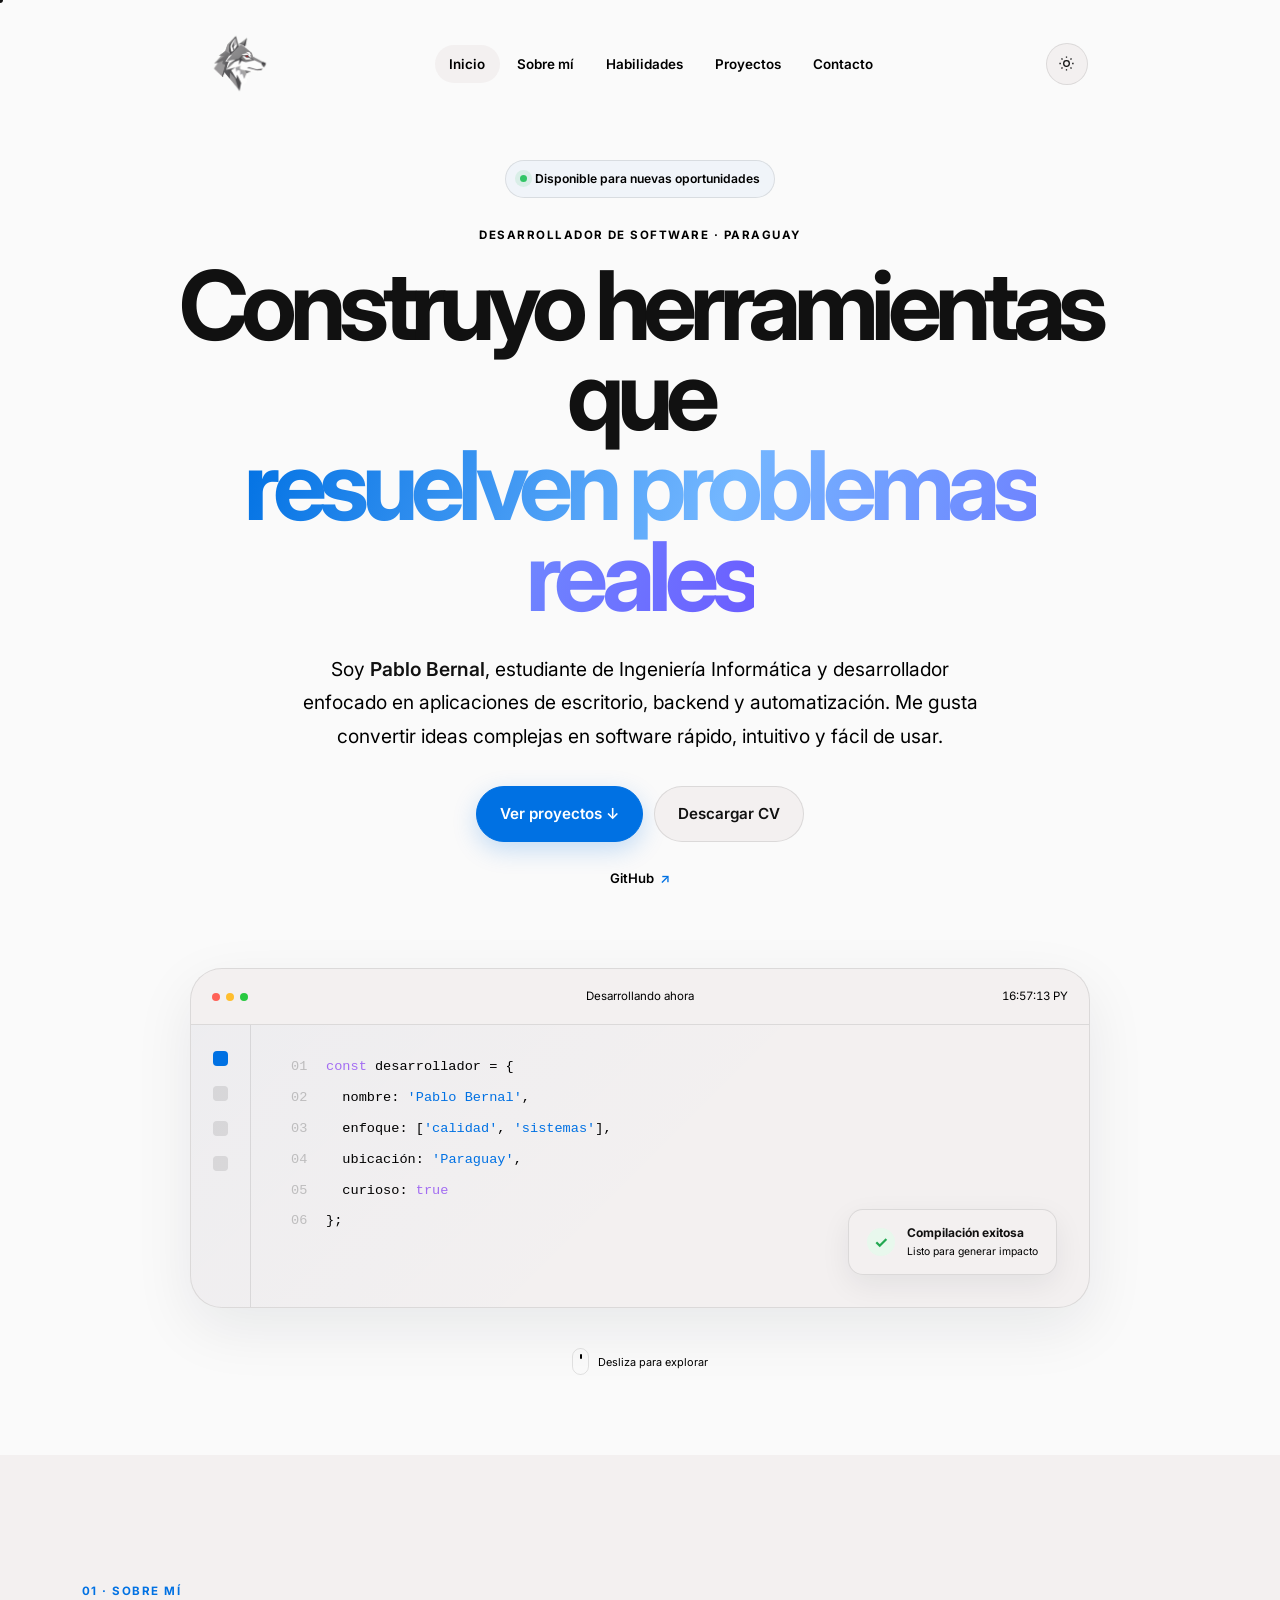
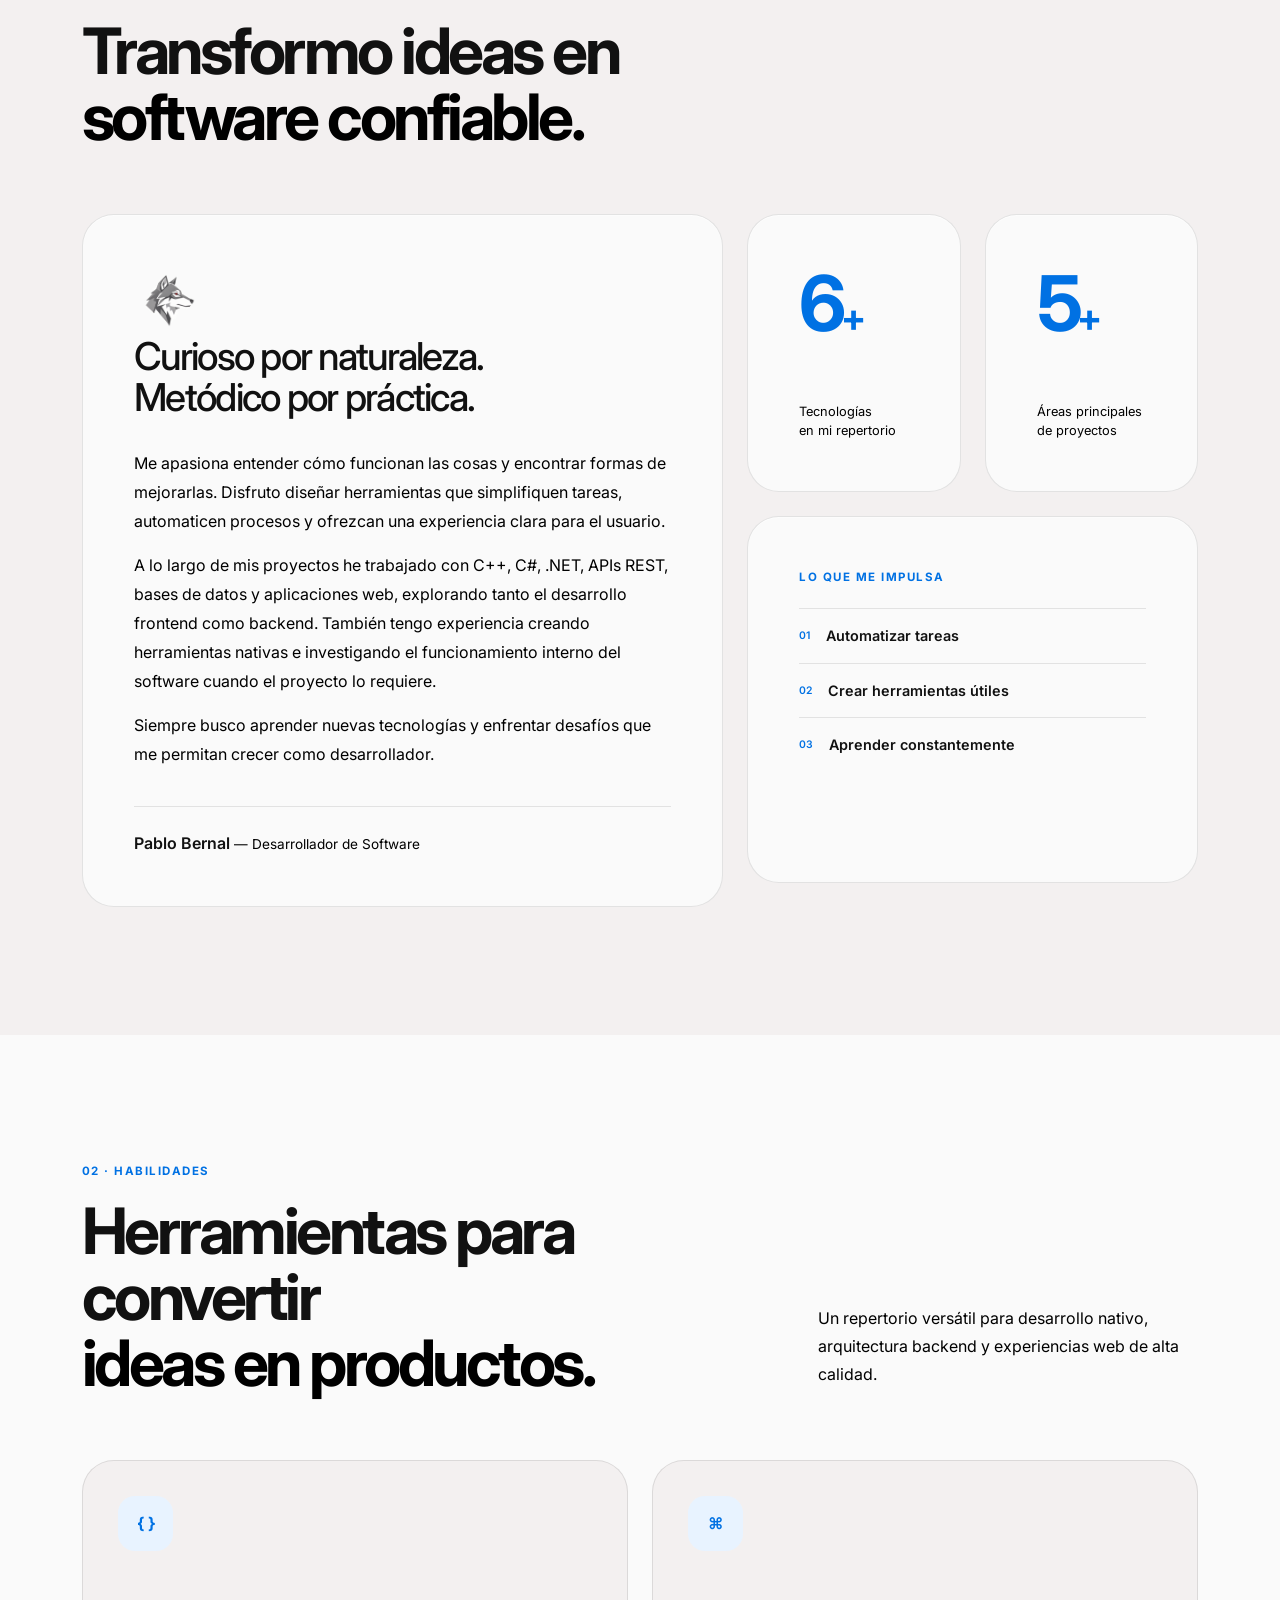
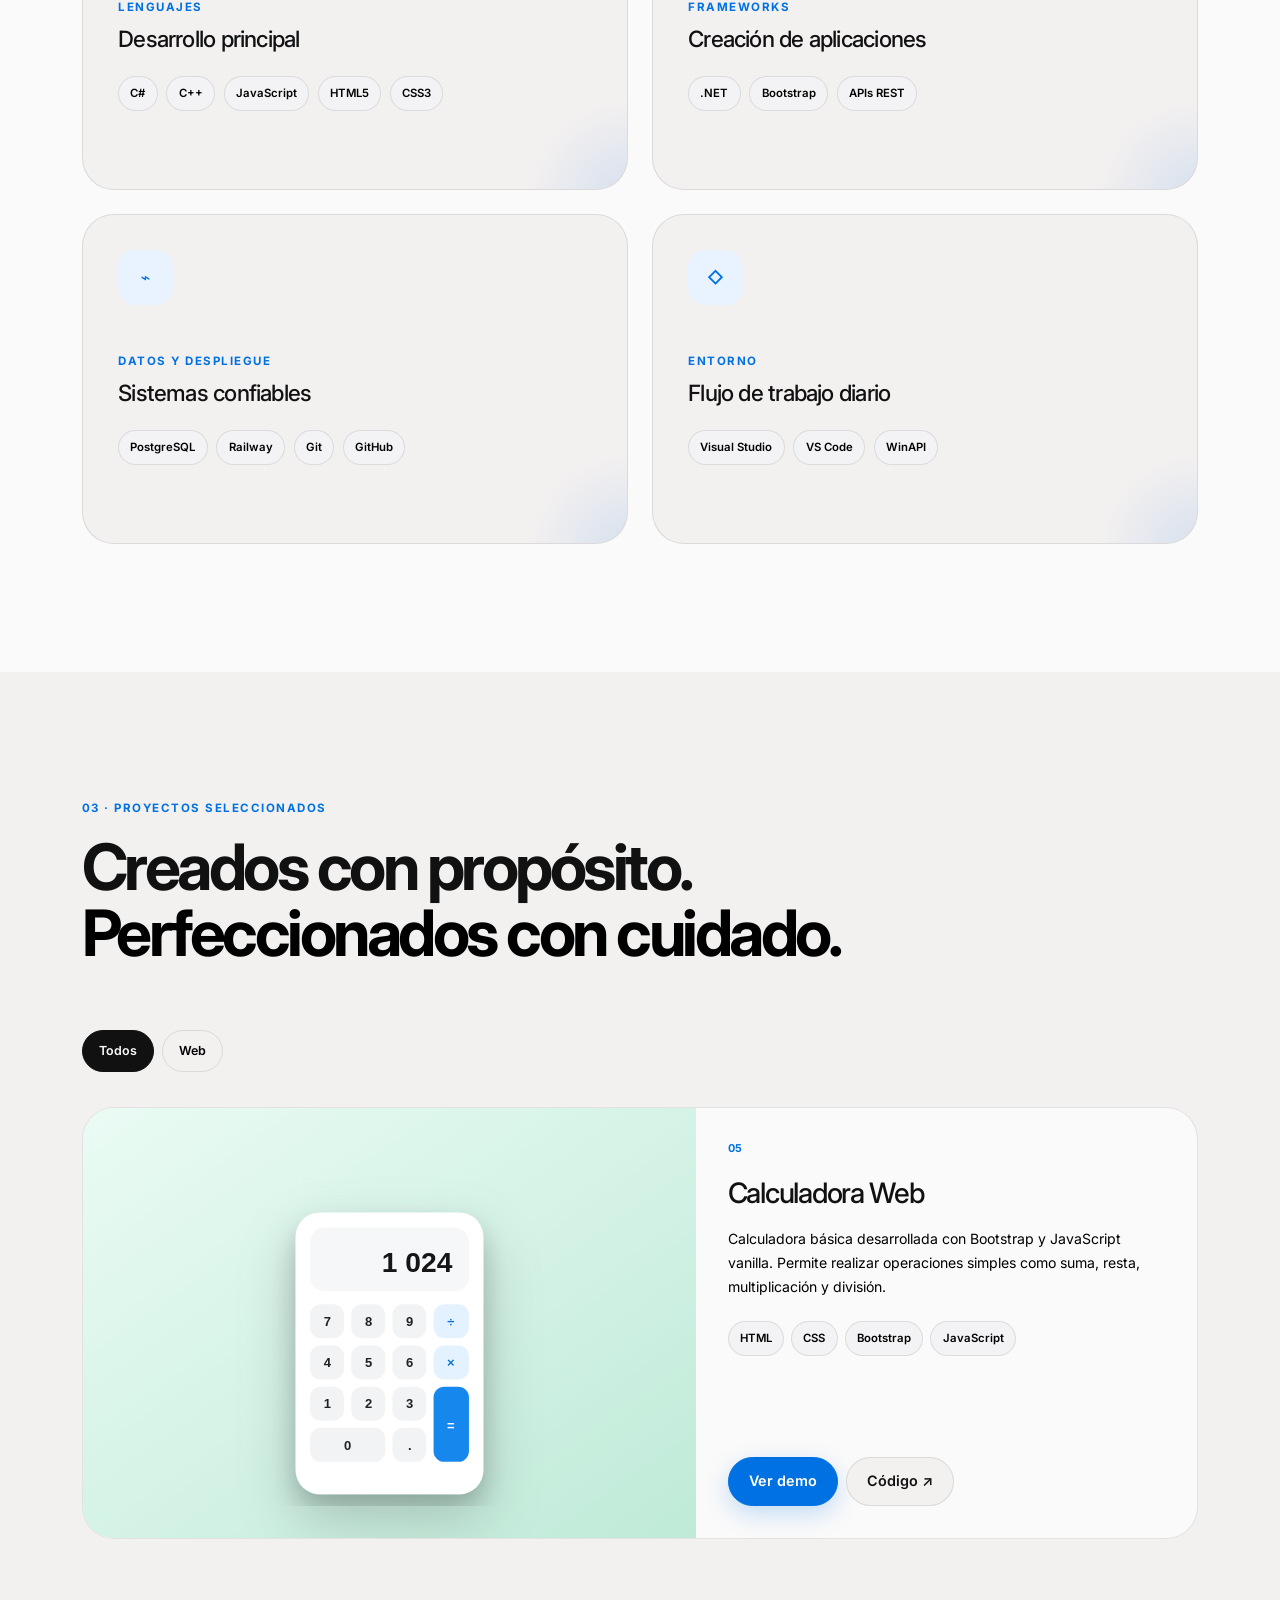
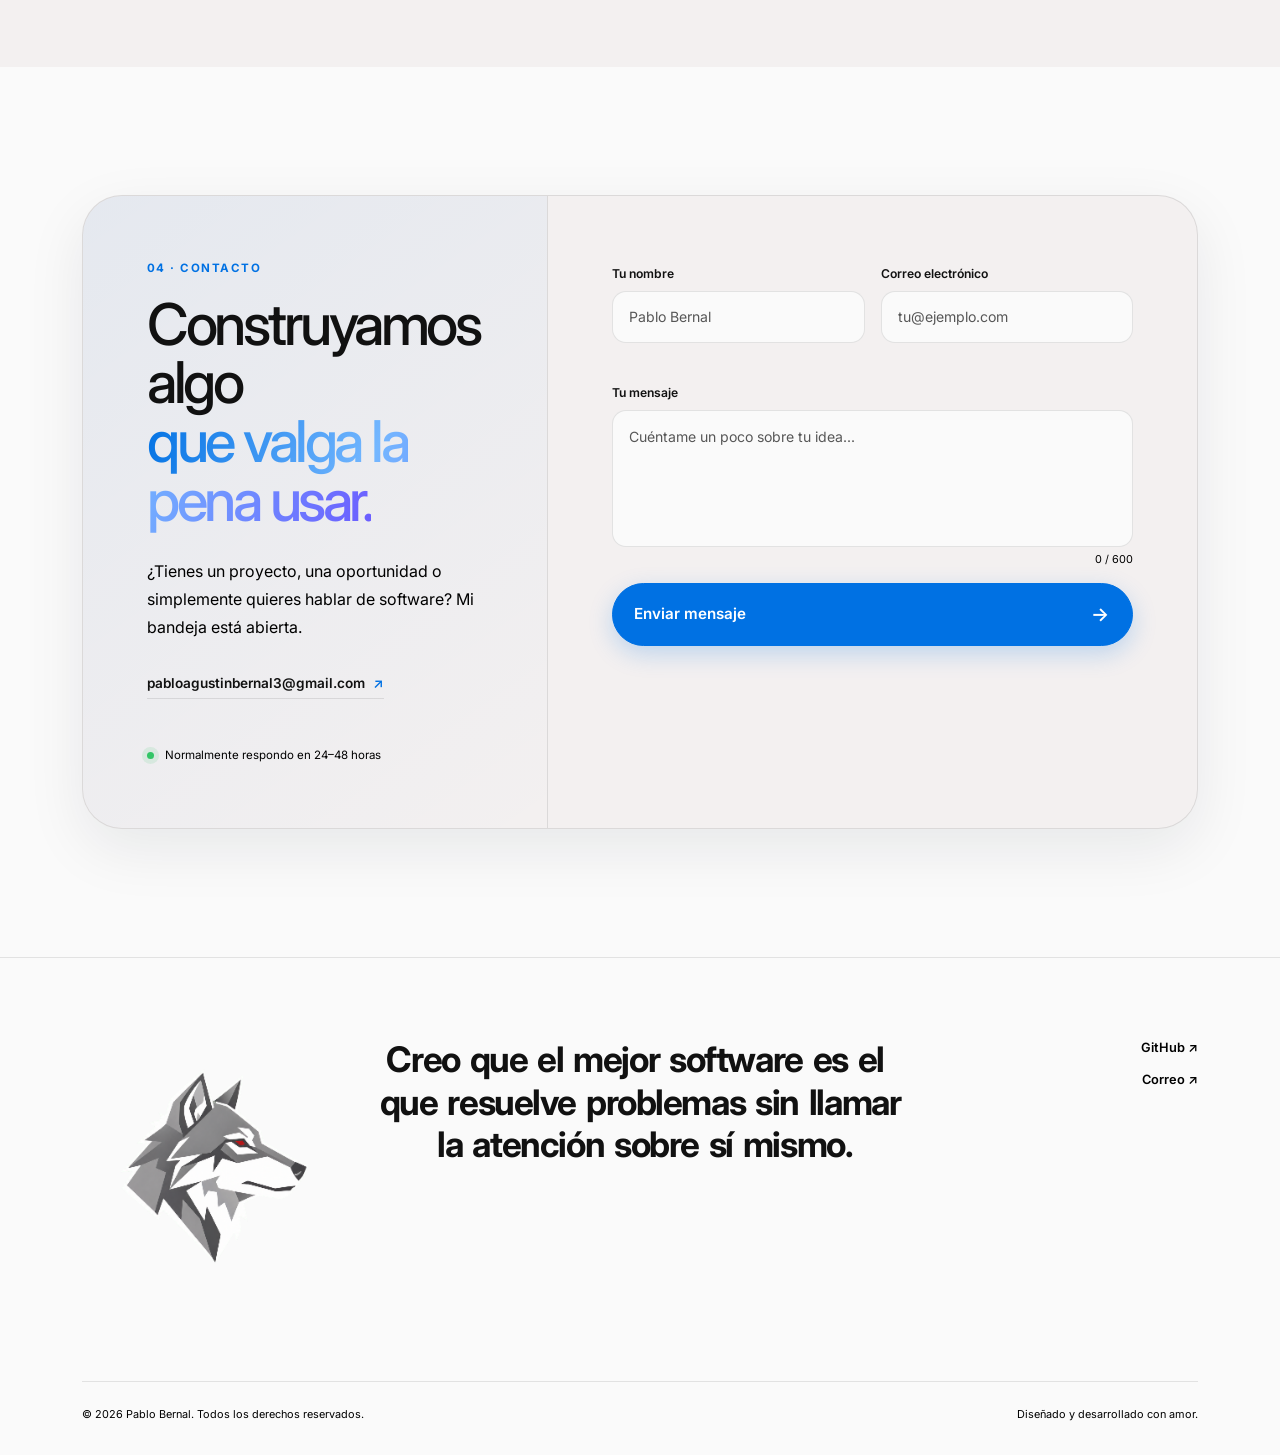
<file: index.html>
<!doctype html>
<html lang="es" data-theme="light">
<head>
  <meta charset="utf-8">
  <meta name="viewport" content="width=device-width, initial-scale=1">
  <meta name="description" content="Pablo Bernal — Desarrollador de Software y estudiante de Ingeniería Informática de Paraguay.">
  <meta name="theme-color" content="#fafafa">
  <title>Pablo Bernal — Desarrollador de Software</title>
  <link rel="preconnect" href="https://fonts.googleapis.com">
  <link rel="preconnect" href="https://fonts.gstatic.com" crossorigin>
  <link href="https://fonts.googleapis.com/css2?family=Inter:wght@400;500;600;700;800&display=swap" rel="stylesheet">
  <link href="https://cdn.jsdelivr.net/npm/bootstrap@5.3.3/dist/css/bootstrap.min.css" rel="stylesheet">
  <link rel="icon" href="assets/wolfminimalism.png" type="image/png">
  <link rel="stylesheet" href="css/variables.css">
  <link rel="stylesheet" href="css/base.css">
  <link rel="stylesheet" href="css/navbar.css">
  <link rel="stylesheet" href="css/hero.css">
  <link rel="stylesheet" href="css/about.css">
  <link rel="stylesheet" href="css/skills.css">
  <link rel="stylesheet" href="css/projects.css">
  <link rel="stylesheet" href="css/contact.css">
  <link rel="stylesheet" href="css/footer.css">
  <link rel="stylesheet" href="css/animations.css">
  <link rel="stylesheet" href="css/cursor.css">
  <link rel="stylesheet" href="css/responsive.css">
</head>
<body>
 <div class="page-loader" id="pageLoader" aria-hidden="true">

    <div class="loader-mark">

        <img src="assets/wolfminimalism.png" alt="Pablo Bernal" class="loader-logo">

    </div>

</div>
  <div class="cursor-dot" id="cursorDot" aria-hidden="true"></div>
  <div class="cursor-ring" id="cursorRing" aria-hidden="true"></div>
  <div class="scroll-progress" id="scrollProgress" aria-hidden="true"></div>

  <header>
    <nav class="navbar navbar-expand-lg fixed-top" id="mainNav" aria-label="Navegación principal">
      <div class="container nav-shell">
        <div class="loader-mark">

        <a href="#home" class="navbar-logo-link magnetic" aria-label="Volver al inicio">
          <img
              src="assets/wolfminimalism.png"
              alt="Pablo Bernal"
              class="navbar-logo"
          >
        </a>

    </div>

        <div class="d-flex align-items-center gap-2 order-lg-3">
          <button class="theme-toggle magnetic" id="themeToggle" type="button" aria-label="Cambiar a modo oscuro">
            <svg class="sun-icon" aria-hidden="true" viewBox="0 0 24 24"><circle cx="12" cy="12" r="4"/><path d="M12 2v2M12 20v2M4.93 4.93l1.42 1.42M17.66 17.66l1.41 1.41M2 12h2M20 12h2M4.93 19.07l1.42-1.42M17.66 6.34l1.41-1.41"/></svg>
            <svg class="moon-icon" aria-hidden="true" viewBox="0 0 24 24"><path d="M21 12.79A9 9 0 1 1 11.21 3 7 7 0 0 0 21 12.79Z"/></svg>
          </button>
          <button class="navbar-toggler" type="button" data-bs-toggle="collapse" data-bs-target="#navbarMenu" aria-controls="navbarMenu" aria-expanded="false" aria-label="Abrir navegación"><span class="toggler-line"></span><span class="toggler-line"></span></button>
        </div>
        <div class="collapse navbar-collapse justify-content-center" id="navbarMenu">
          <ul class="navbar-nav align-items-lg-center">
            <li class="nav-item"><a class="nav-link active" href="#home">Inicio</a></li>
            <li class="nav-item"><a class="nav-link" href="#about">Sobre mí</a></li>
            <li class="nav-item"><a class="nav-link" href="#skills">Habilidades</a></li>
            <li class="nav-item"><a class="nav-link" href="#projects">Proyectos</a></li>
            <li class="nav-item"><a class="nav-link" href="#contact">Contacto</a></li>
          </ul>
        </div>
      </div>
    </nav>
  </header>

  <main>
    <section class="hero d-flex align-items-center" id="home" aria-labelledby="hero-title">
       <div class="container position-relative">
        <div class="hero-content mx-auto text-center">
          <div class="availability-pill hero-animate"><span></span> Disponible para nuevas oportunidades</div>
          <p class="eyebrow hero-animate">Desarrollador de Software · Paraguay</p>
          <h1 class="hero-title hero-animate" id="hero-title">Construyo herramientas que<br><span class="gradient-text">resuelven problemas reales</span></h1>
          <p class="hero-description hero-animate">Soy <strong>Pablo Bernal</strong>, estudiante de Ingeniería Informática y desarrollador enfocado en aplicaciones de escritorio, backend y automatización. Me gusta convertir ideas complejas en software rápido, intuitivo y fácil de usar.</p>
          <div class="hero-actions hero-animate">
            <a class="btn btn-primary btn-lg magnetic" href="#projects">Ver proyectos <span aria-hidden="true">↓</span></a>
            <a class="btn btn-secondary btn-lg magnetic" href="assets/CV-PB.png" download>Descargar CV</a>
          </div>
          <div class="hero-socials hero-animate" aria-label="Social profiles">
            <a href="https://github.com/PabloDarkyy" target="_blank" rel="noopener" class="text-link magnetic">GitHub <span>↗</span></a>
        
          </div>
        </div>
        <div class="hero-visual reveal" data-parallax="0.018" aria-label="Ilustración de una interfaz de código">
          <div class="visual-topbar"><div class="window-dots"><i></i><i></i><i></i></div><span>Desarrollando ahora</span><div class="live-clock" id="liveClock" aria-label="Hora local"></div></div>
          <div class="visual-body">
            <aside class="visual-sidebar"><span class="active"></span><span></span><span></span><span></span></aside>
            <div class="visual-code"><p><i>01</i><span class="code-purple">const</span> desarrollador = {</p><p><i>02</i>&nbsp;&nbsp;nombre: <span class="code-blue">'Pablo Bernal'</span>,</p><p><i>03</i>&nbsp;&nbsp;enfoque: [<span class="code-blue">'calidad'</span>, <span class="code-blue">'sistemas'</span>],</p><p><i>04</i>&nbsp;&nbsp;ubicación: <span class="code-blue">'Paraguay'</span>,</p><p><i>05</i>&nbsp;&nbsp;curioso: <span class="code-purple">true</span></p><p><i>06</i>};</p></div>
            <div class="status-card"><span class="status-icon">✓</span><div><strong>Compilación exitosa</strong><small>Listo para generar impacto</small></div></div>
          </div>
        </div>
        <a class="scroll-cue" href="#about" aria-label="Ir a Sobre mí"><span></span>Desliza para explorar</a>
      </div>
    </section>

    <section class="section about" id="about" aria-labelledby="about-title">
      <div class="container">
        <div class="section-heading reveal"><p class="eyebrow">01 · Sobre mí</p><h2 id="about-title">Transformo ideas en<br><span class="text-muted-custom">software confiable.</span></h2></div>
        <div class="row g-4 align-items-stretch">
          <div class="col-lg-7 reveal"><article class="about-story h-100"><div class="loader-mark">

              <img src="assets/wolfminimalism.png" alt="Pablo Bernal" class="loader-logo">

          </div>
          <h3>Curioso por naturaleza.<br>Metódico por práctica.</h3><p>Me apasiona entender cómo funcionan las cosas y encontrar formas de mejorarlas. Disfruto diseñar herramientas que simplifiquen tareas, automaticen procesos y ofrezcan una experiencia clara para el usuario.</p><p>A lo largo de mis proyectos he trabajado con C++, C#, .NET, APIs REST, bases de datos y aplicaciones web, explorando tanto el desarrollo frontend como backend. También tengo experiencia creando herramientas nativas e investigando el funcionamiento interno del software cuando el proyecto lo requiere.</p><p>Siempre busco aprender nuevas tecnologías y enfrentar desafíos que me permitan crecer como desarrollador.</p><div class="signature">Pablo Bernal <span>— Desarrollador de Software</span></div></article></div>
          <div class="col-lg-5">
            <div class="row g-4 h-100">
              <div class="col-6 reveal"><article class="stat-card"><strong class="counter" data-target="6">0</strong><span>Tecnologías<br>en mi repertorio</span></article></div>
              <div class="col-6 reveal"><article class="stat-card"><strong class="counter" data-target="5">0</strong><span>Áreas principales<br>de proyectos</span></article></div>
              <div class="col-12 reveal"><article class="principles-card"><p class="eyebrow">Lo que me impulsa</p><ul><li><span>01</span>Automatizar tareas</li><li><span>02</span>Crear herramientas útiles</li><li><span>03</span>Aprender constantemente</li></ul></article></div>
            </div>
          </div>
        </div>
      </div>
    </section>

    <section class="section skills" id="skills" aria-labelledby="skills-title">
      <div class="container">
        <div class="section-heading section-heading-split reveal"><div><p class="eyebrow">02 · Habilidades</p><h2 id="skills-title">Herramientas para convertir<br><span class="text-muted-custom">ideas en productos.</span></h2></div><p>Un repertorio versátil para desarrollo nativo, arquitectura backend y experiencias web de alta calidad.</p></div>
        <div class="skills-grid">
          <article class="skill-group reveal"><div class="skill-icon">{ }</div><p class="eyebrow">Lenguajes</p><h3>Desarrollo principal</h3><div class="skill-tags"><span>C#</span><span>C++</span><span>JavaScript</span><span>HTML5</span><span>CSS3</span></div></article>
          <article class="skill-group reveal"><div class="skill-icon">⌘</div><p class="eyebrow">Frameworks</p><h3>Creación de aplicaciones</h3><div class="skill-tags"><span>.NET</span><span>Bootstrap</span><span>APIs REST</span></div></article>
          <article class="skill-group reveal"><div class="skill-icon">⌁</div><p class="eyebrow">Datos y despliegue</p><h3>Sistemas confiables</h3><div class="skill-tags"><span>PostgreSQL</span><span>Railway</span><span>Git</span><span>GitHub</span></div></article>
          <article class="skill-group reveal"><div class="skill-icon">◇</div><p class="eyebrow">Entorno</p><h3>Flujo de trabajo diario</h3><div class="skill-tags"><span>Visual Studio</span><span>VS Code</span><span>WinAPI</span></div></article>
        </div>
      </div>
    </section>

    <section class="section projects" id="projects" aria-labelledby="projects-title">
      <div class="container">
        <div class="section-heading section-heading-split reveal"><div><p class="eyebrow">03 · Proyectos seleccionados</p><h2 id="projects-title">Creados con propósito.<br><span class="text-muted-custom">Perfeccionados con cuidado.</span></h2></div><!--<p>Proyectos web, sistemas backend y desarrollo nativo para Windows.</p>--></div>
         <div class="project-filters reveal" role="group" aria-label="Filtrar proyectos"><button class="filter-btn active" data-filter="all">Todos</button><button class="filter-btn" data-filter="web">Web</button><!--<button class="filter-btn" data-filter="backend">Backend</button><button class="filter-btn" data-filter="desktop">Escritorio</button>--></div> 
        <div class="row g-4 project-grid">
          <!-- <div class="col-lg-7 project-item reveal" data-category="web"><article class="project-card project-featured"><div class="project-image project-blue"><img src="assets/images/school-system.svg" alt="Interfaz del Sistema de Gestión Escolar" loading="lazy"></div><div class="project-content"><div><span class="project-number">01</span><h3>Sistema de Gestión Escolar</h3><p>Plataforma académica responsiva que reúne registros de estudiantes, cursos y administración diaria en una interfaz clara.</p><div class="tech-list"><span>HTML5</span><span>CSS3</span><span>JavaScript</span></div></div><div class="project-actions"><a href="https://www.figma.com/make/eIJCAXP1tcIhtgAiVK5h4w/Sistema-de-Gesti%C3%B3n-Escolar?code-node-id=0-9&p=f&fullscreen=1" class="btn btn-sm btn-primary magnetic">Ver demo</a></div></div></article></div>
          <div class="col-lg-5 project-item reveal" data-category="backend"><article class="project-card"><div class="project-image project-purple"><img src="assets/images/auth-system.svg" alt="Interfaz del Sistema de Autenticación" loading="lazy"></div><div class="project-content"><div><span class="project-number">02</span><h3>Sistema de Autenticación</h3><p>Plataforma segura de autenticación para escritorio con persistencia en PostgreSQL e integración mediante API REST.</p><div class="tech-list"><span>C#</span><span>.NET</span><span>PostgreSQL</span><span>C++</span></div></div></article></div>
          <div class="col-lg-5 project-item reveal" data-category="desktop"><article class="project-card"><div class="project-image project-warm"><img src="assets/images/desktop-app.svg" alt="Aplicación nativa de productividad" loading="lazy"></div><div class="project-content"><div><span class="project-number">03</span><h3>Aplicaciones de Escritorio</h3><p>Aplicaciones nativas para Windows y .NET, optimizadas para una interacción fluida y un uso cotidiano.</p><div class="tech-list"><span>C#</span><span>.NET</span></div></div></article></div>
          <div class="col-lg-7 project-item reveal" data-category="desktop"><article class="project-card project-featured"><div class="project-image project-dark"><img src="assets/images/native-tools.svg" alt="Interfaz de una herramienta nativa en C++" loading="lazy"></div><div class="project-content"><div><span class="project-number">04</span><h3>Herramientas de Desarrollo Nativo</h3><p>Herramientas nativas en C++ que combinan ingeniería inversa, integración con la API de Windows e interfaces personalizadas para ampliar flujos de software de escritorio.</p><div class="tech-list"><span>C++</span><span>WinAPI</span><span>Ingeniería inversa</span><span>Interfaz nativa</span></div></div></article></div> -->
          <div class="col-12 project-item reveal" data-category="web"><article class="project-card calculator-project"><div class="project-image project-green"><img src="assets/images/calculator.svg" alt="Vista previa de la Calculadora Web" loading="lazy"></div><div class="project-content"><div><span class="project-number">05</span><h3>Calculadora Web</h3><p>Calculadora básica desarrollada con Bootstrap y JavaScript vanilla. Permite realizar operaciones simples como suma, resta, multiplicación y división.</p><div class="tech-list"><span>HTML</span><span>CSS</span><span>Bootstrap</span><span>JavaScript</span></div></div><div class="project-actions"><a href="calculator.html" class="btn btn-sm btn-primary magnetic">Ver demo</a><a href="https://github.com/PabloDarkyy/simple-calculator" target="_blank" rel="noopener" class="btn btn-sm btn-ghost magnetic">Código ↗</a></div></div></article></div>
        </div>
      </div>
    </section>

    <section class="section contact" id="contact" aria-labelledby="contact-title">
      <div class="container"><div class="contact-shell reveal"><div class="row g-0">
        <div class="col-lg-5 contact-copy"><p class="eyebrow">04 · Contacto</p><h2 id="contact-title">Construyamos algo<br><span class="gradient-text">que valga la pena usar.</span></h2><p>¿Tienes un proyecto, una oportunidad o simplemente quieres hablar de software? Mi bandeja está abierta.</p><a class="email-link magnetic" href="mailto:pabloagustinbernal3@gmail.com">pabloagustinbernal3@gmail.com <span>↗</span></a><div class="contact-note"><span></span>Normalmente respondo en 24–48 horas</div></div>
        <div class="col-lg-7 contact-form-wrap"><form id="contactForm" novalidate><div class="row g-3"><div class="col-md-6"><label for="name" class="form-label">Tu nombre</label><input type="text" class="form-control" id="name" name="name" placeholder="Pablo Bernal" autocomplete="name"><div class="field-error" id="nameError"></div></div><div class="col-md-6"><label for="email" class="form-label">Correo electrónico</label><input type="email" class="form-control" id="email" name="email" placeholder="tu@ejemplo.com" autocomplete="email"><div class="field-error" id="emailError"></div></div><div class="col-12"><label for="message" class="form-label">Tu mensaje</label><textarea class="form-control" id="message" name="message" rows="5" placeholder="Cuéntame un poco sobre tu idea..."></textarea><div class="field-meta"><div class="field-error" id="messageError"></div><small id="charCount">0 / 600</small></div></div><div class="col-12"><button class="btn btn-primary btn-lg w-100 magnetic" type="submit"><span>Enviar mensaje</span><i aria-hidden="true">→</i></button></div></div><div class="form-success" id="formSuccess" role="status"><span>✓</span><div><strong>Mensaje listo para enviar.</strong><p>Se abrirá tu aplicación de correo para completar el envío.</p></div></div></form></div>
      </div></div></div>
    </section>
  </main>

<footer class="footer">
  <div class="container">
    <div class="footer-top">
      <a class="footer-brand magnetic" href="#home">
        <img src="assets/wolfminimalism.png" alt="Pablo" class="calc-navbar-logo">
      </a>

      <p class="footer-philosophy" id="footerPhilosophy">
        Construyendo herramientas útiles desde Paraguay.
      </p>

      <div class="footer-links">
        <a href="https://github.com/PabloDarkyy" target="_blank" rel="noopener">GitHub ↗</a>
        <a href="mailto:pabloagustinbernal3@gmail.com">Correo ↗</a>
      </div>
    </div>

    <div class="footer-bottom">
      <span>© <span id="currentYear"></span> Pablo Bernal. Todos los derechos reservados.</span>
      <span>Diseñado y desarrollado con amor.</span>
    </div>
  </div>
</footer>

  <button class="back-to-top magnetic" id="backToTop" type="button" aria-label="Volver arriba">↑</button>
  <script src="https://cdn.jsdelivr.net/npm/bootstrap@5.3.3/dist/js/bootstrap.bundle.min.js"></script>
  <script type="module" src="js/main.js"></script>
</body>
</html>
</file>
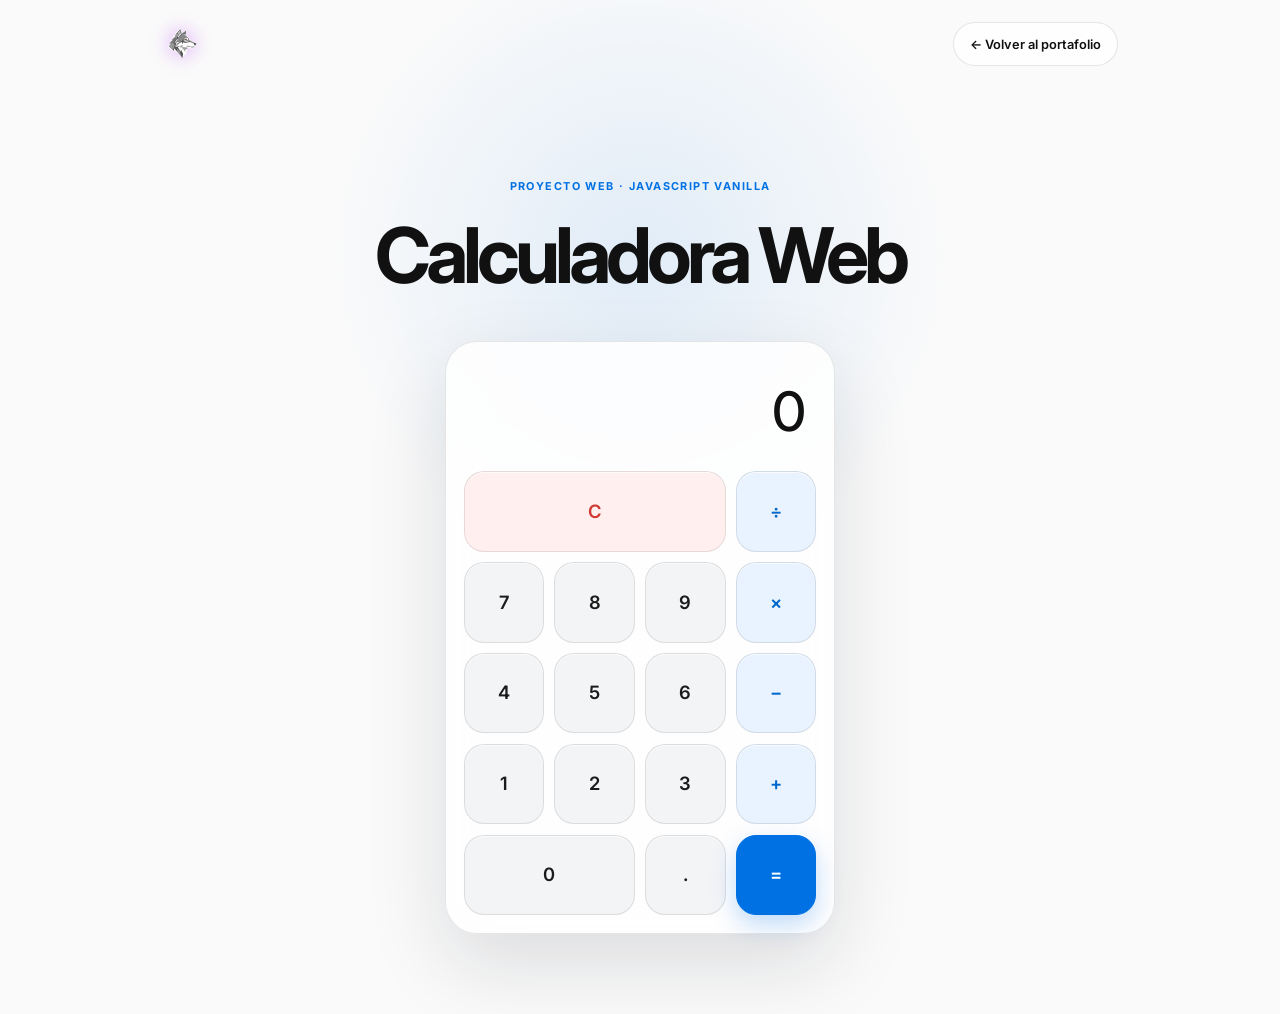
<file: calculator.html>
<!doctype html>
<html lang="es" data-theme="light">
<head>
  <meta charset="utf-8">
  <meta name="viewport" content="width=device-width, initial-scale=1">
  <meta name="description" content="Calculadora web simple creada por Pablo Bernal con Bootstrap y JavaScript.">
  <title>Calculadora Web — Pablo Bernal</title>
  <link rel="preconnect" href="https://fonts.googleapis.com">
  <link rel="preconnect" href="https://fonts.gstatic.com" crossorigin>
  <link href="https://fonts.googleapis.com/css2?family=Inter:wght@400;500;600;700&display=swap" rel="stylesheet">
  <link href="https://cdn.jsdelivr.net/npm/bootstrap@5.3.3/dist/css/bootstrap.min.css" rel="stylesheet">
  <link rel="icon" href="assets/wolfminimalism.png" type="image/svg+xml">
  <link rel="stylesheet" href="css/variables.css">
  <link rel="stylesheet" href="css/calculator.css">
</head>
<body>
  <nav class="navbar calculator-nav" aria-label="Navegación de la calculadora">
    <div class="container">
      <a class="navbar-brand" href="index.html">
         <img src="assets/wolfminimalism.png" alt="Pablo" class="calc-navbar-logo">
      </a>
      <a class="btn back-button" href="index.html#projects" aria-label="Volver a los proyectos"><span aria-hidden="true">←</span> Volver al portafolio</a>
    </div>
  </nav>

  <main class="calculator-page">
    <div class="container">
      <div class="calculator-heading text-center">
        <p class="calculator-eyebrow">Proyecto web · JavaScript vanilla</p>
        <h1>Calculadora Web</h1>
      </div>

      <section class="calculator-card mx-auto" aria-label="Calculadora">
        <div class="calculator-display" id="display" role="status" aria-live="polite">0</div>
        <div class="calculator-grid">
          <button class="calc-button clear-button" type="button" data-action="clear">C</button>
          <button class="calc-button operation-button" type="button" data-value="/" aria-label="Dividir">÷</button>

          <button class="calc-button" type="button" data-value="7">7</button>
          <button class="calc-button" type="button" data-value="8">8</button>
          <button class="calc-button" type="button" data-value="9">9</button>
          <button class="calc-button operation-button" type="button" data-value="*" aria-label="Multiplicar">×</button>

          <button class="calc-button" type="button" data-value="4">4</button>
          <button class="calc-button" type="button" data-value="5">5</button>
          <button class="calc-button" type="button" data-value="6">6</button>
          <button class="calc-button operation-button" type="button" data-value="-" aria-label="Restar">−</button>

          <button class="calc-button" type="button" data-value="1">1</button>
          <button class="calc-button" type="button" data-value="2">2</button>
          <button class="calc-button" type="button" data-value="3">3</button>
          <button class="calc-button operation-button" type="button" data-value="+" aria-label="Sumar">+</button>

          <button class="calc-button zero-button" type="button" data-value="0">0</button>
          <button class="calc-button" type="button" data-value=".">.</button>
          <button class="calc-button equal-button" type="button" data-action="calculate" aria-label="Calcular resultado">=</button>
        </div>
      </section>


    </div>
  </main>

  <script src="js/calculator.js"></script>
</body>
</html>
</file>
<file: css/variables.css>
:root {
    --bg: #fafafa;
    --surface: #f3f0f0;
    --surface-2: #f3f3f5;
    --text: #111;
    --muted: #000000;
    --line: rgba(17, 17, 17, .1);
    --accent: #0071e3;
    --accent-rgb: 0, 113, 227;
    --accent-soft: #e8f3ff;
    --nav: rgba(250, 250, 250, .72);
    --shadow: 0 20px 60px rgba(17, 24, 39, .08);
    --shadow-sm: 0 10px 30px rgba(17, 24, 39, .07);
    --radius-xl: 32px;
    --radius-lg: 24px;
    --radius-md: 16px;
    --ease: cubic-bezier(.22, 1, .36, 1);
    --section-space: clamp(6rem, 10vw, 10rem)
}

[data-theme="dark"] {
    --bg: #0d1117;
    --surface: #161b22;
    --surface-2: #1c222b;
    --text: #f5f5f5;
    --muted: #ffffff;
    --line: rgba(255, 255, 255, .1);
    --accent: #4ea1ff;
    --accent-rgb: 78, 161, 255;
    --accent-soft: #15263a;
    --nav: rgba(13, 17, 23, .72);
    --shadow: 0 24px 70px rgba(0, 0, 0, .28);
    --shadow-sm: 0 12px 34px rgba(0, 0, 0, .24)
}
</file>
<file: css/base.css>
* {
    box-sizing: border-box
}

html {
    scroll-behavior: smooth;
    scroll-padding-top: 110px
}

body {
    margin: 0;
    background: var(--bg);
    color: var(--text);
    font-family: Inter, system-ui, sans-serif;
    -webkit-font-smoothing: antialiased;
    overflow-x: hidden;
    transition: background .45s, color .45s
}

::selection {
    background: rgba(var(--accent-rgb), .2);
    color: var(--text)
}

a {
    color: inherit;
    text-decoration: none
}

img {
    max-width: 100%;
    display: block
}

.section {
    padding: var(--section-space) 0;
    position: relative
}

.eyebrow {
    text-transform: uppercase;
    letter-spacing: .13em;
    font-size: .72rem;
    font-weight: 700;
    color: var(--accent);
    margin-bottom: 1.1rem
}

.section-heading {
    margin-bottom: clamp(2.5rem, 5vw, 4.5rem)
}

.section-heading h2 {
    font-size: clamp(2.5rem, 5vw, 4.75rem);
    line-height: 1.03;
    letter-spacing: -.055em;
    font-weight: 700;
    margin: 0
}

.section-heading-split {
    display: flex;
    justify-content: space-between;
    align-items: flex-end;
    gap: 3rem
}

.section-heading-split>p {
    max-width: 380px;
    color: var(--muted);
    line-height: 1.75;
    margin: 0 0 .45rem
}

.text-muted-custom {
    color: var(--muted)
}

.gradient-text {
    background: linear-gradient(110deg, var(--accent), #74b7ff 48%, #6b5cff);
    -webkit-background-clip: text;
    background-clip: text;
    color: transparent
}

.btn {
    border-radius: 999px;
    font-weight: 600;
    font-size: .9rem;
    padding: .8rem 1.25rem;
    transition: transform .3s var(--ease), box-shadow .3s, border-color .3s, background .3s
}

.btn-lg {
    padding: 1rem 1.45rem;
    font-size: .95rem
}

.btn-primary {
    background: var(--accent);
    border-color: var(--accent);
    box-shadow: 0 8px 24px rgba(var(--accent-rgb), .22)
}

.btn-primary:hover {
    background: var(--accent);
    border-color: var(--accent);
    transform: translateY(-2px);
    box-shadow: 0 12px 30px rgba(var(--accent-rgb), .32)
}

.btn-secondary,
.btn-ghost {
    background: var(--surface);
    border: 1px solid var(--line);
    color: var(--text)
}

.btn-secondary:hover,
.btn-ghost:hover {
    background: var(--surface-2);
    border-color: rgba(var(--accent-rgb), .22);
    color: var(--text);
    transform: translateY(-2px)
}

.scroll-progress {
    position: fixed;
    left: 0;
    top: 0;
    width: 0;
    height: 2px;
    background: var(--accent);
    z-index: 2000
}

.back-to-top {
    position: fixed;
    right: 1.4rem;
    bottom: 1.4rem;
    width: 46px;
    height: 46px;
    border: 1px solid var(--line);
    border-radius: 50%;
    background: var(--surface);
    color: var(--text);
    box-shadow: var(--shadow-sm);
    z-index: 50;
    opacity: 0;
    transform: translateY(15px);
    pointer-events: none;
    transition: .3s var(--ease)
}

.back-to-top.visible {
    opacity: 1;
    transform: none;
    pointer-events: auto
}

html {
    overflow-x: hidden
}
</file>
<file: css/navbar.css>
.navbar {
    padding: 1rem 0;
    transition: padding .4s var(--ease), transform .4s
}

.nav-shell {
    max-width: 920px;
    border: 1px solid transparent;
    border-radius: 999px;
    padding: .55rem .7rem .55rem 1.25rem;
    transition: .4s var(--ease)
}

.navbar.scrolled .nav-shell {
    background: var(--nav);
    border-color: var(--line);
    box-shadow: 0 12px 40px rgba(0, 0, 0, .08);
    backdrop-filter: blur(22px);
    -webkit-backdrop-filter: blur(22px)
}

.navbar-brand,
.footer-brand {
    font-weight: 800;
    letter-spacing: -.07em;
    font-size: 1.25rem
}

.navbar-brand span,
.footer-brand span {
    color: var(--accent)
}

.navbar-nav {
    gap: .2rem
}

.nav-link {
    position: relative !important;
    color: var(--muted);
    font-size: .84rem;
    font-weight: 600;
    padding: .55rem .9rem !important;
    border-radius: 999px;
    transition: .25s
}

.nav-link:hover,
.nav-link.active {
    color: var(--text);
    background: var(--surface)
}

.theme-toggle {
    width: 42px;
    height: 42px;
    border-radius: 50%;
    border: 1px solid var(--line);
    background: var(--surface);
    color: var(--text);
    display: grid;
    place-items: center
}

.theme-toggle svg {
    position: absolute;
    width: 17px;
    height: 17px;
    fill: none;
    stroke: currentColor;
    stroke-width: 1.8;
    transition: transform .4s, opacity .3s
}

.moon-icon {
    opacity: 0;
    transform: rotate(-40deg) scale(.7)
}

[data-theme="dark"] .sun-icon {
    opacity: 0;
    transform: rotate(40deg) scale(.7)
}

[data-theme="dark"] .moon-icon {
    opacity: 1;
    transform: none
}

.navbar-toggler {
    border: 0;
    padding: .45rem;
    box-shadow: none !important
}

.toggler-line {
    display: block;
    width: 20px;
    height: 1.5px;
    background: var(--text);
    margin: 5px
}
.loader-logo{

    width:70px;

    filter:drop-shadow(0 0 15px rgba(255,255,255,.25));

}
.navbar-logo-link {
    display: flex;
    align-items: center;
    justify-content: center;
    flex-shrink: 0;
}

.navbar-logo {
    width: 76px;
    height: 76px;
    object-fit: contain;

    transition:
        transform .25s ease,
        filter .25s ease;

   animation: logoBreathing 5s ease-in-out infinite;
}

.navbar-logo-link:hover .navbar-logo {
    transform: scale(1.08);
    filter: drop-shadow(0 0 12px rgba(89, 33, 187, 1));
}

.navbar-logo-link:active .navbar-logo {
    transform: scale(.95);
}
@keyframes logoPulse{

    0%{

        transform:scale(.9);
        opacity:.6;

    }

    50%{

        transform:scale(1);
        opacity:1;

    }

    100%{

        transform:scale(.9);
        opacity:.6;

    }

}
@keyframes logoBreathing {

    0% {
        transform: scale(.9);
        opacity:.6;
        filter: drop-shadow(0 0 0 rgba(124,58,237,.15));
    }

    50% {
        transform: scale(1);
        opacity:1;
        filter: drop-shadow(0 0 12px rgb(110, 40, 231));
    }

    100% {
        transform: scale(.9);
        opacity:.6;
        filter: drop-shadow(0 0 0 rgba(124,58,237,.15));
    }

}
</file>
<file: css/hero.css>
.hero {
    min-height: 100vh;
    padding: 10rem 0 5rem;
    overflow: hidden
}

.hero-content {
    max-width: 970px;
    position: relative;
    z-index: 2
}

.availability-pill {
    display: inline-flex;
    align-items: center;
    gap: .55rem;
    border: 1px solid var(--line);
    background: rgba(var(--accent-rgb), .04);
    border-radius: 999px;
    padding: .55rem .85rem;
    color: var(--muted);
    font-size: .76rem;
    font-weight: 600;
    margin-bottom: 1.8rem
}

.availability-pill span,
.contact-note span {
    width: 7px;
    height: 7px;
    border-radius: 50%;
    background: #32c566;
    box-shadow: 0 0 0 5px rgba(50, 197, 102, .12)
}

.hero .eyebrow {
    color: var(--muted);
    margin-bottom: 1rem
}

.hero-title {
    font-size: clamp(3.25rem, 7.5vw, 7rem);
    line-height: .94;
    letter-spacing: -.075em;
    font-weight: 700;
    margin-bottom: 2rem
}

.hero-description {
    max-width: 690px;
    margin: 0 auto 2rem;
    color: var(--muted);
    font-size: clamp(1rem, 1.5vw, 1.2rem);
    line-height: 1.75
}

.hero-description strong {
    color: var(--text);
    font-weight: 600
}

.hero-actions {
    display: flex;
    justify-content: center;
    gap: .7rem;
    flex-wrap: wrap
}

.hero-socials {
    display: flex;
    justify-content: center;
    gap: 1.6rem;
    margin-top: 1.65rem
}

.text-link {
    color: var(--muted);
    font-size: .82rem;
    font-weight: 600
}

.text-link span {
    color: var(--accent);
    margin-left: .2rem
}

.hero-visual {
    max-width: 900px;
    height: 340px;
    margin: 5rem auto 0;
    background: var(--surface);
    border: 1px solid var(--line);
    border-radius: var(--radius-xl);
    box-shadow: var(--shadow);
    overflow: hidden;
    position: relative
}

.visual-topbar {
    height: 56px;
    border-bottom: 1px solid var(--line);
    display: grid;
    grid-template-columns: 1fr auto 1fr;
    align-items: center;
    padding: 0 1.3rem;
    color: var(--muted);
    font-size: .72rem
}

.window-dots {
    display: flex;
    gap: 6px
}

.window-dots i {
    width: 8px;
    height: 8px;
    border-radius: 50%;
    background: #ff6258
}

.window-dots i:nth-child(2) {
    background: #ffbe2e
}

.window-dots i:nth-child(3) {
    background: #28c940
}

.live-clock {
    justify-self: end;
    font-variant-numeric: tabular-nums
}

.visual-body {
    height: calc(100% - 56px);
    display: flex;
    position: relative;
    background: linear-gradient(135deg, rgba(var(--accent-rgb), .025), transparent 55%)
}

.visual-sidebar {
    width: 60px;
    border-right: 1px solid var(--line);
    padding: 1.6rem 0;
    display: flex;
    align-items: center;
    flex-direction: column;
    gap: 1.25rem
}

.visual-sidebar span {
    width: 15px;
    height: 15px;
    border-radius: 4px;
    background: var(--line)
}

.visual-sidebar span.active {
    background: var(--accent)
}

.visual-code {
    padding: 2rem 2.5rem;
    font-family: ui-monospace, SFMono-Regular, Menlo, monospace;
    font-size: .85rem;
    color: var(--muted);
    line-height: 1.5
}

.visual-code p {
    margin: 0 0 .65rem;
    white-space: nowrap
}

.visual-code i {
    display: inline-block;
    width: 35px;
    color: rgba(128, 128, 128, .45);
    font-style: normal
}

.code-purple {
    color: #a36df2
}

.code-blue {
    color: var(--accent)
}

.status-card {
    position: absolute;
    right: 2rem;
    bottom: 2rem;
    background: var(--surface);
    border: 1px solid var(--line);
    border-radius: 15px;
    box-shadow: var(--shadow-sm);
    padding: .9rem 1.1rem;
    display: flex;
    gap: .8rem;
    align-items: center
}

.status-icon {
    width: 28px;
    height: 28px;
    border-radius: 50%;
    display: grid;
    place-items: center;
    background: #e8f8ed;
    color: #22a851;
    font-weight: 700
}

.status-card strong,
.status-card small {
    display: block
}

.status-card strong {
    font-size: .75rem
}

.status-card small {
    font-size: .65rem;
    color: var(--muted);
    margin-top: .15rem
}

.hero-orb {
    position: absolute;
    border-radius: 50%;
    filter: blur(2px);
    pointer-events: none
}

.orb-one {
    width: 520px;
    height: 520px;
    top: 5%;
    left: -280px;
    background: radial-gradient(circle, rgba(var(--accent-rgb), .13), transparent 68%)
}

.orb-two {
    width: 600px;
    height: 600px;
    top: 20%;
    right: -350px;
    background: radial-gradient(circle, rgba(111, 80, 255, .11), transparent 68%)
}

.scroll-cue {
    display: flex;
    align-items: center;
    justify-content: center;
    gap: .6rem;
    color: var(--muted);
    font-size: .68rem;
    margin-top: 2.5rem
}

.scroll-cue span {
    width: 17px;
    height: 27px;
    border: 1px solid var(--line);
    border-radius: 10px;
    position: relative
}

.scroll-cue span:after {
    content: "";
    position: absolute;
    width: 2px;
    height: 5px;
    background: var(--muted);
    border-radius: 2px;
    top: 5px;
    left: 7px;
    animation: scrollCue 1.8s infinite
}

.hero {
    position: relative
}
</file>
<file: css/about.css>
.about {
    background: var(--surface)
}

.about-story,
.stat-card,
.principles-card {
    border: 1px solid var(--line);
    border-radius: var(--radius-xl);
    background: var(--bg);
    padding: clamp(1.7rem, 4vw, 3.2rem);
    box-shadow: 0 1px 0 rgba(255, 255, 255, .5) inset
}

.profile-mark {
    width: 56px;
    height: 56px;
    display: grid;
    place-items: center;
    border-radius: 18px;
    background: var(--text);
    color: var(--bg);
    font-size: .9rem;
    font-weight: 800;
    letter-spacing: -.05em;
    margin-bottom: 3rem
}
.loader-logo{

    width:70px;
    height:70px;

    object-fit:contain;

    user-select:none;

    pointer-events:none;

}
.about-story h3 {
    font-size: clamp(1.9rem, 3vw, 3rem);
    line-height: 1.05;
    letter-spacing: -.045em;
    margin-bottom: 2rem
}

.about-story p {
    color: var(--muted);
    line-height: 1.8;
    max-width: 720px
}

.signature {
    font-weight: 600;
    margin-top: 2.3rem;
    padding-top: 1.5rem;
    border-top: 1px solid var(--line)
}

.signature span {
    color: var(--muted);
    font-weight: 400;
    font-size: .85rem
}

.stat-card {
    height: 100%;
    min-height: 210px;
    display: flex;
    flex-direction: column;
    justify-content: space-between
}

.stat-card strong {
    font-size: clamp(3.2rem, 6vw, 5rem);
    letter-spacing: -.07em;
    line-height: 1;
    color: var(--accent)
}

.stat-card strong:after {
    content: "+";
    font-size: .5em
}

.stat-card span {
    font-size: .8rem;
    color: var(--muted);
    line-height: 1.5
}

.principles-card {
    height: 100%;
    min-height: 250px
}

.principles-card ul {
    list-style: none;
    padding: 0;
    margin: 1.4rem 0 0
}

.principles-card li {
    display: flex;
    align-items: center;
    gap: 1rem;
    padding: 1rem 0;
    border-top: 1px solid var(--line);
    font-weight: 600;
    font-size: .9rem
}

.principles-card li span {
    font-size: .65rem;
    color: var(--accent)
}
</file>
<file: css/skills.css>
.skills {
    overflow: hidden
}

.skills-grid {
    display: grid;
    grid-template-columns: repeat(2, 1fr);
    gap: 1.5rem
}

.skill-group {
    min-height: 330px;
    padding: 2.2rem;
    border-radius: var(--radius-xl);
    background: var(--surface);
    border: 1px solid var(--line);
    position: relative;
    overflow: hidden;
    transition: transform .45s var(--ease), box-shadow .45s, border-color .45s
}

.skill-group:after {
    content: "";
    position: absolute;
    width: 200px;
    height: 200px;
    border-radius: 50%;
    right: -100px;
    bottom: -110px;
    background: radial-gradient(circle, rgba(var(--accent-rgb), .12), transparent 70%);
    transition: transform .5s
}

.skill-group:hover {
    transform: translateY(-7px);
    box-shadow: var(--shadow);
    border-color: rgba(var(--accent-rgb), .24)
}

.skill-group:hover:after {
    transform: scale(1.35)
}

.skill-icon {
    width: 55px;
    height: 55px;
    border-radius: 17px;
    display: grid;
    place-items: center;
    background: var(--accent-soft);
    color: var(--accent);
    font-weight: 700;
    margin-bottom: 3rem
}

.skill-group .eyebrow {
    margin-bottom: .6rem
}

.skill-group h3 {
    font-size: 1.4rem;
    letter-spacing: -.035em;
    margin-bottom: 1.5rem
}

.skill-tags {
    display: flex;
    flex-wrap: wrap;
    gap: .55rem
}

.skill-tags span,
.tech-list span {
    font-size: .71rem;
    font-weight: 600;
    color: var(--muted);
    background: var(--surface-2);
    border: 1px solid var(--line);
    padding: .5rem .7rem;
    border-radius: 999px
}
</file>
<file: css/projects.css>
.projects {
    background: var(--surface)
}

.project-filters {
    display: flex;
    gap: .5rem;
    margin-bottom: 2.2rem;
    flex-wrap: wrap
}

.filter-btn {
    border: 1px solid var(--line);
    background: transparent;
    color: var(--muted);
    padding: .65rem 1rem;
    border-radius: 999px;
    font-size: .78rem;
    font-weight: 600;
    transition: .3s
}

.filter-btn:hover,
.filter-btn.active {
    background: var(--text);
    border-color: var(--text);
    color: var(--bg)
}

.project-item {
    transition: opacity .35s, transform .35s
}

.project-item.filtered-out {
    opacity: 0;
    transform: scale(.96);
    display: none
}

.project-card {
    height: 100%;
    background: var(--bg);
    border: 1px solid var(--line);
    border-radius: var(--radius-xl);
    overflow: hidden;
    transition: transform .5s var(--ease), box-shadow .5s
}

.project-card:hover {
    transform: translateY(-8px);
    box-shadow: var(--shadow)
}

.project-image {
    height: 320px;
    padding: 2rem;
    display: flex;
    align-items: flex-end;
    overflow: hidden
}

.project-image img {
    width: 100%;
    height: 100%;
    object-fit: contain;
    object-position: center bottom;
    filter: drop-shadow(0 24px 28px rgba(0, 0, 0, .18));
    transition: transform .7s var(--ease)
}

.project-card:hover .project-image img {
    transform: translateY(-6px) scale(1.02)
}

.project-blue {
    background: linear-gradient(145deg, #eaf6ff, #bedfff)
}

.project-purple {
    background: linear-gradient(145deg, #f2eeff, #d9ccff)
}

.project-warm {
    background: linear-gradient(145deg, #fff5e8, #ffddbd)
}

.project-dark {
    background: linear-gradient(145deg, #202832, #0e1218)
}

.project-content {
    padding: 2rem;
    display: flex;
    flex-direction: column;
    justify-content: space-between;
    min-height: 350px
}

.project-number {
    display: block;
    color: var(--accent);
    font-size: .68rem;
    font-weight: 700;
    margin-bottom: 1.3rem
}

.project-content h3 {
    font-size: clamp(1.45rem, 2.2vw, 2rem);
    letter-spacing: -.045em;
    margin-bottom: 1rem
}

.project-content p {
    color: var(--muted);
    line-height: 1.7;
    font-size: .88rem
}

.tech-list {
    display: flex;
    flex-wrap: wrap;
    gap: .45rem;
    margin-top: 1.4rem
}

.project-actions {
    display: flex;
    gap: .55rem;
    margin-top: 2rem
}

.project-green {
    background: linear-gradient(145deg, #eafbf4, #bfead8)
}

.calculator-project {
    display: grid;
    grid-template-columns: minmax(0, 1.1fr) minmax(0, .9fr)
}

.calculator-project .project-image {
    height: 100%;
    min-height: 430px
}

.calculator-project .project-content {
    min-height: 430px
}

@media(max-width:991.98px) {
    .calculator-project {
        display: block
    }

    .calculator-project .project-image {
        height: 300px;
        min-height: 0
    }

    .calculator-project .project-content {
        min-height: 320px
    }
}
</file>
<file: css/contact.css>
.contact-shell {
    background: var(--surface);
    border: 1px solid var(--line);
    border-radius: calc(var(--radius-xl) + 8px);
    box-shadow: var(--shadow);
    overflow: hidden
}

.contact-copy {
    padding: clamp(2.3rem, 5vw, 5rem);
    background: linear-gradient(145deg, rgba(var(--accent-rgb), .06), transparent)
}

.contact-copy h2 {
    font-size: clamp(2.5rem, 4.5vw, 4.2rem);
    line-height: 1.02;
    letter-spacing: -.06em;
    margin-bottom: 1.7rem
}

.contact-copy>p:not(.eyebrow) {
    color: var(--muted);
    line-height: 1.75;
    max-width: 430px
}

.email-link {
    display: inline-flex;
    gap: .5rem;
    align-items: center;
    font-size: .85rem;
    font-weight: 600;
    margin-top: 1rem;
    padding-bottom: .3rem;
    border-bottom: 1px solid var(--line);
    word-break: break-all
}

.email-link span {
    color: var(--accent)
}

.contact-note {
    display: flex;
    align-items: center;
    gap: .7rem;
    color: var(--muted);
    font-size: .72rem;
    margin-top: 3rem
}

.contact-form-wrap {
    padding: clamp(2.3rem, 5vw, 5rem);
    border-left: 1px solid var(--line)
}

.form-label {
    font-size: .76rem;
    font-weight: 600
}

.form-control {
    background: var(--bg);
    border: 1px solid var(--line);
    border-radius: 14px;
    color: var(--text);
    padding: .9rem 1rem;
    font-size: .88rem;
    transition: .3s
}

.form-control::placeholder {
    color: var(--muted);
    opacity: .65
}

.form-control:focus {
    color: var(--text);
    background: var(--bg);
    border-color: var(--accent);
    box-shadow: 0 0 0 4px rgba(var(--accent-rgb), .1)
}

textarea.form-control {
    resize: none
}

.form-control.is-invalid {
    background-image: none;
    border-color: #e34850
}

.field-error {
    color: #e34850;
    font-size: .68rem;
    min-height: 1.25rem;
    padding: .25rem 0 0
}

.field-meta {
    display: flex;
    justify-content: space-between
}

.field-meta small {
    font-size: .68rem;
    color: var(--muted);
    padding-top: .25rem
}

.contact-form-wrap .btn {
    display: flex;
    align-items: center;
    justify-content: space-between;
    padding-left: 1.3rem
}

.contact-form-wrap .btn i {
    font-style: normal;
    font-size: 1.2rem
}

.form-success {
    display: none;
    align-items: center;
    gap: 1rem;
    background: #eaf8ef;
    color: #176b35;
    border-radius: 14px;
    margin-top: 1rem;
    padding: 1rem
}

.form-success.show {
    display: flex;
    animation: successIn .45s var(--ease)
}

.form-success>span {
    width: 33px;
    height: 33px;
    border-radius: 50%;
    display: grid;
    place-items: center;
    background: #cdeed9;
    font-weight: 700
}

.form-success strong,
.form-success p {
    display: block;
    margin: 0
}

.form-success strong {
    font-size: .8rem
}

.form-success p {
    font-size: .7rem;
    margin-top: .1rem
}

[data-theme="dark"] .form-success {
    background: #14281c;
    color: #91e6ad
}
</file>
<file: css/footer.css>
.footer {
  padding: 5rem 0 2rem;
  border-top: 1px solid var(--line);
}

.footer-top {
  display: grid;
  grid-template-columns: 1fr 2fr 1fr;
  align-items: start;
  gap: 2rem;
}

.footer-brand {
  font-size: 1.8rem;
}

.footer-top p {
  font-size: clamp(1.4rem, 2.8vw, 2.2rem);
  line-height: 1.2;
  letter-spacing: -0.04em;
  margin: 0;
}

.footer-links {
  display: flex;
  flex-direction: column;
  align-items: flex-end;
  gap: 0.8rem;
}

.footer-links a {
  color: var(--muted);
  font-size: 0.8rem;
  font-weight: 600;
  transition: 0.2s;
}

.footer-links a:hover {
  color: var(--accent);
}

.footer-bottom {
  display: flex;
  justify-content: space-between;
  color: var(--muted);
  font-size: 0.68rem;
  margin-top: 5rem;
  padding-top: 1.5rem;
  border-top: 1px solid var(--line);
}

.footer-philosophy {
  font-size: clamp(1.4rem, 3vw, 2.6rem);
  font-weight: 700;
  letter-spacing: -0.04em;
  text-align: center;
  max-width: 850px;
  margin: 0 auto 1.5rem;
  line-height: 1.1;
  min-height: 3.4em;
}

.footer-philosophy .char,
.footer-philosophy .dot {
  display: inline-block;
  will-change: opacity, transform, filter;
}

.footer-philosophy .space {
  display: inline-block;
  width: 0.28em;
}

.footer-philosophy.is-breaking .char {
  animation: charBreak 2.2s cubic-bezier(0.16, 1, 0.3, 1) forwards;
  animation-delay: var(--delay);
}

.footer-philosophy.is-entering .char {
  opacity: 0;
  filter: blur(8px);
  transform: translateY(14px) scale(0.96);
  animation: charEnter 1.25s cubic-bezier(0.16, 1, 0.3, 1) forwards;
  animation-delay: var(--delay);
}

.footer-philosophy .dot {
  opacity: 0;
  transform: translateY(8px) scale(0.75);
}

.footer-philosophy.is-thinking .dot {
  animation: dotWrite 0.38s ease forwards;
}

.footer-philosophy.is-thinking .dot:nth-child(1) {
  animation-delay: 0s;
}

.footer-philosophy.is-thinking .dot:nth-child(2) {
  animation-delay: 0.36s;
}

.footer-philosophy.is-thinking .dot:nth-child(3) {
  animation-delay: 0.72s;
}

.footer-philosophy.is-thinking-again .dot {
  animation: dotWriteAgain 0.38s ease forwards;
}

.footer-philosophy.is-thinking-again .dot:nth-child(1) {
  animation-delay: 0s;
}

.footer-philosophy.is-thinking-again .dot:nth-child(2) {
  animation-delay: 0.36s;
}

.footer-philosophy.is-thinking-again .dot:nth-child(3) {
  animation-delay: 0.72s;
}


.footer-philosophy.is-thinking-pause .dot,
.footer-philosophy.is-thinking-pause-again .dot {
  opacity: 1;
  transform: translateY(0) scale(1);
}
.footer-philosophy.is-dots-breaking .dot {
  opacity: 1;
  animation: dotBreak 0.9s cubic-bezier(0.16, 1, 0.3, 1) forwards;
}
.footer-philosophy.is-dots-fade .dot {
  opacity: 1;
  animation: dotFade 0.45s ease forwards;
}
.footer-philosophy .word {
  display: inline-block;
  white-space: nowrap;
}

.footer-philosophy .space {
  display: inline-block;
  width: 0.28em;
}

@keyframes dotFade {
  0% {
    opacity: 1;
    filter: blur(0);
    transform: translateY(0) scale(1);
  }

  100% {
    opacity: 0;
    filter: blur(4px);
    transform: translateY(6px) scale(0.82);
  }
}
@keyframes charBreak {
  0% {
    opacity: 1;
    filter: blur(0);
    transform: translate(0, 0) rotate(0deg) scale(1);
  }

  45% {
    opacity: 0.75;
    filter: blur(1px);
    transform: translate(calc(var(--x) * 0.35), calc(var(--y) * 0.35)) rotate(calc(var(--r) * 0.35)) scale(0.96);
  }

  100% {
    opacity: 0;
    filter: blur(7px);
    transform: translate(var(--x), var(--y)) rotate(var(--r)) scale(0.6);
  }
}

@keyframes charEnter {
  0% {
    opacity: 0;
    filter: blur(10px);
    transform: translateY(16px) scale(0.94);
  }

  45% {
    opacity: 0.55;
    filter: blur(4px);
    transform: translateY(7px) scale(0.98);
  }

  100% {
    opacity: 1;
    filter: blur(0);
    transform: translateY(0) scale(1);
  }
}

@keyframes dotWrite {
  0% {
    opacity: 0;
    transform: translateY(8px) scale(0.75);
  }

  100% {
    opacity: 1;
    transform: translateY(0) scale(1);
  }
}

@keyframes dotWriteAgain {
  0% {
    opacity: 0;
    transform: translateY(8px) scale(0.75);
  }

  100% {
    opacity: 1;
    transform: translateY(0) scale(1);
  }
}

@keyframes dotBreak {
  0% {
    opacity: 1;
    filter: blur(0);
    transform: translate(0, 0) scale(1);
  }

  100% {
    opacity: 0;
    filter: blur(8px);
    transform: translate(var(--x), var(--y)) rotate(var(--r)) scale(0.45);
  }
}
</file>
<file: css/animations.css>
@keyframes scrollCue {
    0% {
        opacity: 0;
        transform: translateY(0)
    }

    30% {
        opacity: 1
    }

    100% {
        opacity: 0;
        transform: translateY(9px)
    }
}

@keyframes successIn {
    from {
        opacity: 0;
        transform: translateY(8px)
    }

    to {
        opacity: 1;
        transform: none
    }
}

@keyframes loaderOut {
    to {
        opacity: 0;
        visibility: hidden;
        transform: scale(1.04)
    }
}

@keyframes markIn {
    from {
        opacity: 0;
        transform: translateY(12px) scale(.9)
    }

    to {
        opacity: 1;
        transform: none
    }
}

.page-loader {
    position: fixed;
    inset: 0;
    background: var(--bg);
    z-index: 3000;
    display: grid;
    place-items: center
}

.page-loader.loaded {
    animation: loaderOut .8s var(--ease) .2s forwards
}

.loader-mark {
    font-size: 2rem;
    font-weight: 800;
    letter-spacing: -.08em;
    animation: markIn .65s var(--ease)
}

.loader-mark span {
    color: var(--accent)
}

.hero-animate {
    opacity: 0;
    transform: translateY(24px);
    filter: blur(8px);
    transition: opacity .8s var(--ease), transform .8s var(--ease), filter .8s var(--ease)
}

body.ready .hero-animate {
    opacity: 1;
    transform: none;
    filter: none
}

.hero-animate:nth-child(2) {
    transition-delay: .08s
}

.hero-animate:nth-child(3) {
    transition-delay: .16s
}

.hero-animate:nth-child(4) {
    transition-delay: .24s
}

.hero-animate:nth-child(5) {
    transition-delay: .32s
}

.hero-animate:nth-child(6) {
    transition-delay: .4s
}

.reveal {
    opacity: 0;
    transform: translateY(35px);
    filter: blur(5px);
    transition: opacity .85s var(--ease), transform .85s var(--ease), filter .85s var(--ease)
}

.reveal.visible {
    opacity: 1;
    transform: none;
    filter: none
}

.project-grid .reveal:nth-child(even),
.skills-grid .reveal:nth-child(even) {
    transition-delay: .1s
}

@media(prefers-reduced-motion:reduce) {

    *,
    *:before,
    *:after {
        animation-duration: .01ms !important;
        animation-iteration-count: 1 !important;
        transition-duration: .01ms !important;
        scroll-behavior: auto !important
    }

    .reveal,
    .hero-animate {
        opacity: 1;
        transform: none;
        filter: none
    }
}
</file>
<file: css/cursor.css>
@media(pointer:fine) {

    body.cursor-ready,
    body.cursor-ready a,
    body.cursor-ready button,
    body.cursor-ready input,
    body.cursor-ready textarea {
        cursor: none !important
    }

    .cursor-dot,
    .cursor-ring {
        position: fixed;
        top: 0;
        left: 0;
        border-radius: 50%;
        pointer-events: none;
        z-index: 4000;
        opacity: 0
    }

    .cursor-dot {
        width: 6px;
        height: 6px;
        background: var(--text);
        transform: translate(-50%, -50%)
    }

    .cursor-ring {
        width: 34px;
        height: 34px;
        border: 1px solid rgba(var(--accent-rgb), .65);
        transform: translate(-50%, -50%);
        transition: width .25s var(--ease), height .25s var(--ease), background .25s, opacity .25s
    }

    .cursor-ready .cursor-dot,
    .cursor-ready .cursor-ring {
        opacity: 1
    }

    .cursor-ring.hovering {
        width: 58px;
        height: 58px;
        background: rgba(var(--accent-rgb), .1);
        border-color: rgba(var(--accent-rgb), .35)
    }

    .cursor-ring.clicking {
        width: 25px;
        height: 25px
    }

    .click-ripple {
        position: fixed;
        width: 12px;
        height: 12px;
        border: 1px solid var(--accent);
        border-radius: 50%;
        pointer-events: none;
        z-index: 3999;
        transform: translate(-50%, -50%);
        animation: ripple .55s ease-out forwards
    }

    @keyframes ripple {
        to {
            width: 70px;
            height: 70px;
            opacity: 0
        }
    }
}
</file>
<file: css/responsive.css>
@media(max-width:991.98px) {
    .nav-shell {
        max-width: calc(100% - 2rem);
        border-radius: 26px
    }

    .navbar-collapse {
        padding: 1rem 0
    }

    .navbar-nav {
        align-items: stretch !important
    }

    .nav-link {
        text-align: center
    }

    .section-heading-split {
        display: block
    }

    .section-heading-split>p {
        margin-top: 1.5rem
    }

    .skills-grid {
        grid-template-columns: 1fr
    }

    .footer-top {
        grid-template-columns: 1fr 2fr
    }

    .footer-links {
        grid-column: 1/-1;
        align-items: flex-start;
        flex-direction: row
    }

    .contact-form-wrap {
        border-left: 0;
        border-top: 1px solid var(--line)
    }
}

@media(max-width:767.98px) {
    :root {
        --radius-xl: 24px;
        --section-space: 6.5rem
    }

    .hero {
        padding-top: 8rem
    }

    .hero-title {
        font-size: clamp(3rem, 13vw, 4.7rem)
    }

    .hero-visual {
        height: 290px;
        margin-top: 3.5rem
    }

    .visual-topbar {
        grid-template-columns: 1fr 1fr
    }

    .visual-topbar>span {
        display: none
    }

    .visual-code {
        padding: 1.5rem 1rem;
        font-size: .67rem
    }

    .visual-sidebar {
        width: 42px
    }

    .status-card {
        right: 1rem;
        bottom: 1rem
    }

    .project-image {
        height: 260px;
        padding: 1rem
    }

    .project-content {
        min-height: 320px
    }

    .footer-top {
        grid-template-columns: 1fr
    }

    .footer-links {
        grid-column: auto
    }

    .footer-bottom {
        flex-direction: column;
        gap: .6rem
    }

    .about-story,
    .stat-card,
    .principles-card {
        padding: 1.6rem
    }

    .about-story .profile-mark {
        margin-bottom: 2rem
    }
}

@media(max-width:430px) {
    .hero-actions .btn {
        width: 100%
    }

    .hero-socials {
        gap: 1rem
    }

    .visual-code {
        font-size: .57rem;
        padding-left: .7rem
    }

    .visual-code i {
        width: 25px
    }

    .status-card {
        display: none
    }

    .project-actions {
        flex-wrap: wrap
    }

    .project-filters {
        overflow-x: auto;
        flex-wrap: nowrap;
        padding-bottom: .4rem
    }

    .filter-btn {
        white-space: nowrap
    }

    .footer-links {
        flex-wrap: wrap
    }
}
</file>
<file: css/calculator.css>
* {
    box-sizing: border-box
}

html,
body {
    min-height: 100%
}

body {
    margin: 0;
    background: var(--bg);
    color: var(--text);
    font-family: Inter, system-ui, sans-serif;
    -webkit-font-smoothing: antialiased;
    background-image: radial-gradient(circle at 50% 25%, rgba(var(--accent-rgb), .1), transparent 32%)
}

a {
    text-decoration: none
}
.calc-navbar-logo {
    width: 40px;
    height: 40px;
    object-fit: contain;
    transition: transform .25s ease, filter .25s ease;
    filter: drop-shadow(0 0 10px rgba(162, 0, 255, .35));
}

.calc-navbar-logo:hover {
    transform: scale(1.08);
    filter: drop-shadow(0 0 16px rgba(162, 0, 255, .6));
}
.calculator-nav {
    padding: 1.2rem 0
}

.calculator-nav .container {
    max-width: 980px
}

.navbar-brand {
    font-weight: 800;
    letter-spacing: -.07em;
    color: var(--text);
    font-size: 1.25rem
}

.navbar-brand span {
    color: var(--accent)
}

.back-button {
    border: 1px solid var(--line);
    border-radius: 999px;
    background: rgba(255, 255, 255, .72);
    color: var(--text);
    font-weight: 600;
    font-size: .8rem;
    padding: .7rem 1rem;
    backdrop-filter: blur(16px);
    transition: .25s
}

.back-button:hover {
    border-color: rgba(var(--accent-rgb), .3);
    background: var(--surface);
    color: var(--text);
    transform: translateY(-2px)
}

.calculator-page {
    padding: clamp(3rem, 7vw, 6rem) 0 5rem
}

.calculator-heading {
    margin-bottom: 2.4rem
}

.calculator-eyebrow {
    text-transform: uppercase;
    letter-spacing: .13em;
    color: var(--accent) !important;
    font-weight: 700;
    font-size: .68rem
}

.calculator-heading h1 {
    font-size: clamp(2.7rem, 7vw, 4.8rem);
    font-weight: 700;
    letter-spacing: -.065em;
    margin: .6rem 0
}

.calculator-heading>p:last-child {
    color: var(--muted)
}

.calculator-card {
    width: min(100%, 390px);
    padding: 1.1rem;
    border: 1px solid var(--line);
    border-radius: 32px;
    background: rgba(255, 255, 255, .82);
    box-shadow: 0 30px 80px rgba(17, 24, 39, .13);
    backdrop-filter: blur(22px)
}

.calculator-display {
    height: 112px;
    display: flex;
    justify-content: flex-end;
    align-items: flex-end;
    padding: 1rem .8rem 1.2rem;
    overflow: hidden;
    color: var(--text);
    font-size: clamp(2.3rem, 9vw, 3.4rem);
    font-weight: 500;
    letter-spacing: -.05em;
    white-space: nowrap
}

.calculator-grid {
    display: grid;
    grid-template-columns: repeat(4, 1fr);
    gap: .65rem
}

.calc-button {
    aspect-ratio: 1;
    border: 1px solid var(--line);
    border-radius: 20px;
    background: #f3f4f6;
    color: #1b1b1b;
    font-size: 1.15rem;
    font-weight: 600;
    box-shadow: 0 1px 0 rgba(255, 255, 255, .7) inset;
    transition: transform .15s, background .2s, box-shadow .2s
}

.calc-button:hover {
    background: #e9ebee;
    box-shadow: 0 8px 18px rgba(17, 24, 39, .08)
}

.calc-button:active {
    transform: scale(.94)
}

.operation-button {
    background: #e8f3ff;
    color: #0068cc
}

.operation-button:hover {
    background: #d9ebff
}

.clear-button {
    grid-column: span 2;
    aspect-ratio: auto;
    background: #fff0ef;
    color: #cf3b32
}

.clear-button:hover {
    background: #ffe4e1
}

.equal-button {
    background: var(--accent);
    color: #fff;
    border-color: var(--accent);
    box-shadow: 0 10px 24px rgba(var(--accent-rgb), .25)
}

.equal-button:hover {
    background: var(--accent);
    color: #fff;
    box-shadow: 0 14px 30px rgba(var(--accent-rgb), .34)
}

.tall-operation {
    grid-row: span 2;
    aspect-ratio: auto
}

.tall-equal {
    grid-row: span 2;
    aspect-ratio: auto
}

.zero-button {
    grid-column: span 2;
    aspect-ratio: auto
}

.keyboard-note {
    color: var(--muted);
    font-size: .72rem;
    margin-top: 1.3rem
}

@media(max-width:575.98px) {
    .calculator-nav {
        padding: 1rem .15rem
    }

    .back-button {
        font-size: .72rem
    }

    .calculator-page {
        padding-top: 2rem
    }

    .calculator-card {
        border-radius: 27px
    }

    .calc-button {
        border-radius: 17px
    }
}

.clear-button {
    grid-column: span 3
}
</file>
